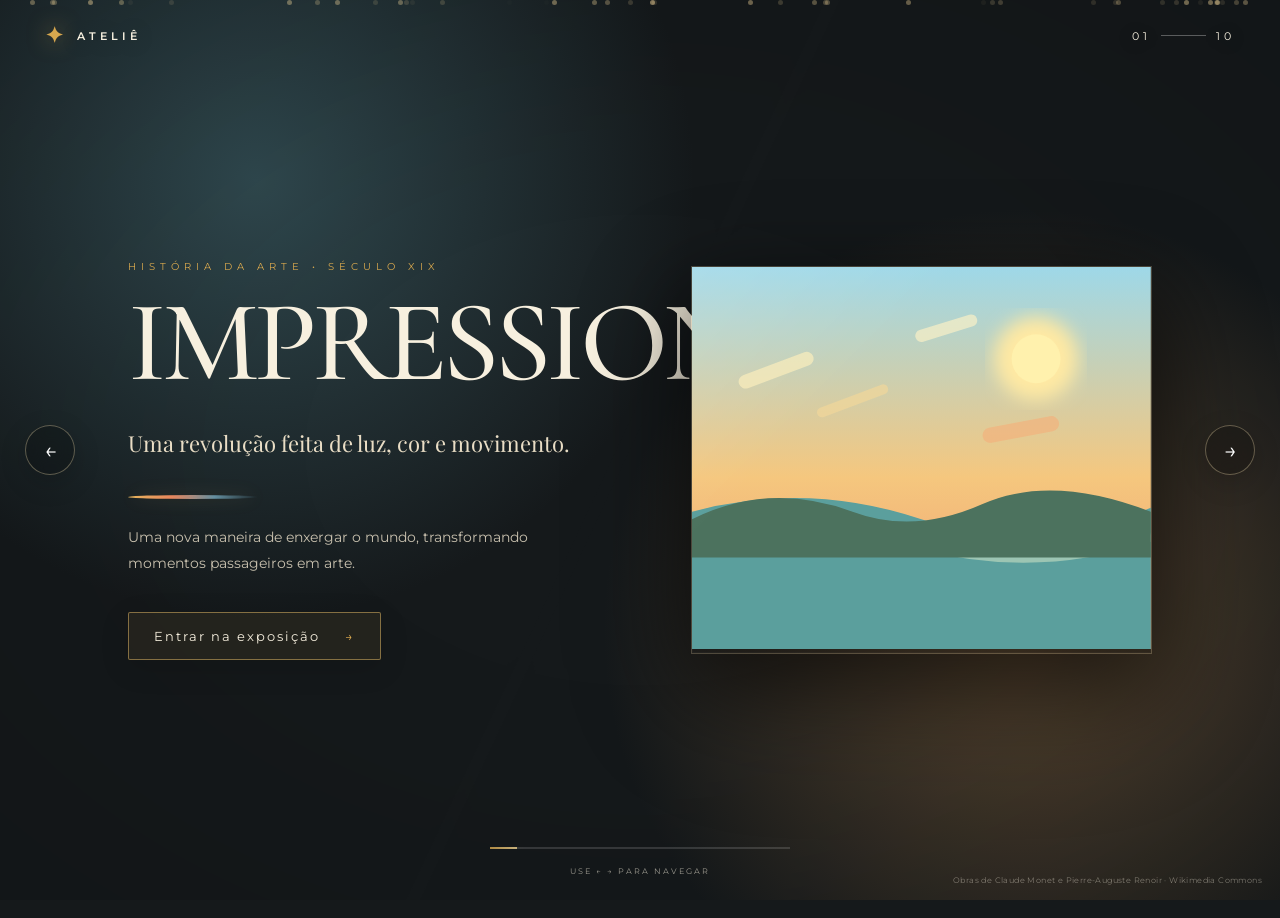
<file: index.html>
<!DOCTYPE html>
<html lang="pt-BR">
<head>
    <meta charset="UTF-8">
    <meta name="viewport" content="width=device-width, initial-scale=1.0, viewport-fit=cover">
    <meta name="theme-color" content="#15191b">
    <meta name="description" content="Uma exposição interativa sobre o Impressionismo, suas cores, artistas e legado.">

    <title>Impressionismo — Uma Revolução em Cores</title>

    <style>
* {
    box-sizing: border-box;
    margin: 0;
    padding: 0;
}

:root {
    --cream: #f7f0df;
    --gold: #d8a84e;
    --blue: #537f91;
    --dark: #15191b;
    --paper: #eee4cf;
}

html,
body {
    width: 100%;
    height: 100%;
    overflow: hidden;
}

body {
    background:
        radial-gradient(circle at 20% 20%, #30494f 0%, transparent 35%),
        radial-gradient(circle at 80% 70%, #5a4731 0%, transparent 35%),
        #15191b;

    color: var(--cream);

    font-family: "Montserrat", sans-serif;
}


/* =====================================
   PARTÍCULAS
===================================== */

#particles {
    position: fixed;
    inset: 0;
    pointer-events: none;
    z-index: 1;
    overflow: hidden;
}

.particle {
    position: absolute;
    width: 5px;
    height: 5px;
    border-radius: 50%;
    background: rgba(255, 224, 160, .5);
    animation: particleFloat linear infinite;
}

@keyframes particleFloat {

    0% {
        transform: translateY(100vh) translateX(0);
        opacity: 0;
    }

    20% {
        opacity: .7;
    }

    80% {
        opacity: .5;
    }

    100% {
        transform: translateY(-10vh) translateX(80px);
        opacity: 0;
    }
}


/* =====================================
   TOPO
===================================== */

.topbar {
    position: fixed;
    top: 0;
    left: 0;
    width: 100%;

    padding: 28px 45px;

    display: flex;
    justify-content: space-between;
    align-items: center;

    z-index: 100;

    font-size: 11px;
    letter-spacing: 4px;
}

.brand {
    display: flex;
    gap: 10px;
    align-items: center;

    font-weight: 600;
}

.brand-mark {
    color: var(--gold);
    font-size: 22px;
}

.counter {
    display: flex;
    align-items: center;
    gap: 10px;
}

.counter .line {
    width: 45px;
    height: 1px;
    background: rgba(255,255,255,.3);
}


/* =====================================
   CENAS
===================================== */

.scene {
    position: absolute;

    inset: 0;

    padding: 100px 10% 80px;

    display: flex;
    align-items: center;
    justify-content: space-between;

    opacity: 0;
    pointer-events: none;

    transform: scale(1.04);

    transition:
        opacity 1s ease,
        transform 1.2s cubic-bezier(.2,.8,.2,1);

    z-index: 2;
}

.scene.active {
    opacity: 1;
    pointer-events: auto;
    transform: scale(1);
}

.scene-content {
    width: 48%;
    max-width: 650px;

    animation: contentEnter 1s .2s both;
}

.scene-content.center {
    text-align: center;
    width: 100%;
    max-width: 800px;
    margin: auto;
}

@keyframes contentEnter {

    from {
        opacity: 0;
        transform: translateY(30px);
    }

    to {
        opacity: 1;
        transform: translateY(0);
    }
}


/* =====================================
   TIPOGRAFIA
===================================== */

.eyebrow {
    font-size: 10px;
    letter-spacing: 5px;
    color: var(--gold);
    margin-bottom: 25px;
}

h1,
h2 {
    font-family: "Cormorant Garamond", serif;
    font-weight: 500;
}

h1 {
    font-size: clamp(60px, 9vw, 150px);
    line-height: .78;
    letter-spacing: -5px;
}

h1 span {
    color: #e7b65c;
}

h2 {
    font-size: clamp(55px, 6vw, 100px);
    line-height: .85;
    margin-bottom: 30px;
}

h2 em {
    color: #e5b762;
    font-style: italic;
}

.subtitle {
    margin-top: 35px;

    font-family: "Playfair Display", serif;
    font-size: 22px;

    color: #e9ddc5;
}

.big-text {
    font-family: "Playfair Display", serif;
    font-size: 27px;
    margin-bottom: 25px;
    color: #eadcbf;
}

p {
    line-height: 1.9;
    color: #c8c0ae;
    max-width: 600px;
}

.intro {
    margin-top: 25px;
    max-width: 450px;
    font-size: 14px;
}


/* =====================================
   LINHAS
===================================== */

.paint-line {
    width: 130px;
    height: 4px;

    margin-top: 30px;

    background:
        linear-gradient(
            90deg,
            #e6b65d,
            #e9875d,
            #648fa0,
            transparent
        );

    border-radius: 100%;
}


/* =====================================
   BOTÕES
===================================== */

button {
    font-family: inherit;
    cursor: pointer;
}

.start-btn,
.restart-btn {
    margin-top: 35px;

    padding: 15px 25px;

    border: 1px solid rgba(232,190,104,.5);

    background: rgba(216,168,78,.08);

    color: var(--cream);

    letter-spacing: 2px;

    transition: .3s;
}

.start-btn span {
    margin-left: 20px;
    color: var(--gold);
}

.start-btn:hover,
.restart-btn:hover {
    background: var(--gold);
    color: #191919;
    transform: translateY(-3px);
}


/* =====================================
   HERO
===================================== */

.hero-painting {
    width: 45%;
    max-width: 600px;

    filter:
        drop-shadow(0 30px 50px rgba(0,0,0,.4));

    animation: paintingFloat 6s ease-in-out infinite;
}

.hero-painting svg {
    width: 100%;
}

@keyframes paintingFloat {

    0%,100% {
        transform: translateY(0) rotate(0deg);
    }

    50% {
        transform: translateY(-15px) rotate(1deg);
    }
}


/* =====================================
   QUOTE
===================================== */

.quote {
    margin-top: 40px;

    padding: 25px;

    border-left: 2px solid var(--gold);

    font-family: "Playfair Display", serif;
    font-style: italic;

    color: #ddd0b3;
}

.quote span {
    font-size: 40px;
    color: var(--gold);
}


/* =====================================
   CENA 2
===================================== */

.art-card {
    width: 45%;
    height: 55vh;

    position: relative;

    overflow: hidden;

    border-radius: 5px;

    box-shadow:
        0 30px 80px rgba(0,0,0,.5);

    background:
        linear-gradient(
            #91c8d1,
            #f2b775 55%,
            #5d8c7a 56%
        );
}

.art-card .sun {
    position: absolute;

    width: 130px;
    height: 130px;

    border-radius: 50%;

    background: #fff1a7;

    top: 15%;
    right: 20%;

    box-shadow:
        0 0 70px #fff0a1;

    animation: sunPulse 4s infinite alternate;
}

@keyframes sunPulse {

    from {
        box-shadow: 0 0 30px #fff0a1;
    }

    to {
        box-shadow: 0 0 100px #fff0a1;
    }
}

.horizon {
    position: absolute;
    bottom: 30%;
    width: 100%;
    height: 25%;

    background:
        repeating-linear-gradient(
            170deg,
            #426c62 0 20px,
            #527c68 20px 40px,
            #355b55 40px 60px
        );
}

.water {
    position: absolute;
    bottom: 0;
    width: 100%;
    height: 30%;
    background: #477f82;
}

.water i {
    position: absolute;
    width: 30%;
    height: 4px;
    background: #c7d8ba;
    border-radius: 100%;
    opacity: .6;

    animation: waterMove 4s infinite alternate;
}

.water i:nth-child(1) { top: 20%; left: 10%; }
.water i:nth-child(2) { top: 40%; left: 40%; }
.water i:nth-child(3) { top: 60%; left: 20%; }
.water i:nth-child(4) { top: 70%; left: 55%; }
.water i:nth-child(5) { top: 30%; left: 70%; }

@keyframes waterMove {

    to {
        transform: translateX(30px);
        opacity: .9;
    }
}


/* =====================================
   LUZ
===================================== */

.light-art {
    width: 45%;
    height: 60vh;

    position: relative;
    overflow: hidden;

    background:
        linear-gradient(
            #74a9b3,
            #f1c178 50%,
            #587c55 51%
        );

    border-radius: 4px;
}

.glow {
    position: absolute;

    width: 180px;
    height: 180px;

    border-radius: 50%;

    background: #fff0aa;

    top: 15%;
    left: 50%;

    filter: blur(5px);

    box-shadow:
        0 0 120px #fff0a5;

    animation: glow 5s infinite alternate;
}

@keyframes glow {

    to {
        transform: scale(1.25);
        opacity: .7;
    }
}

.tree {
    position: absolute;

    bottom: 28%;

    background: #335b45;

    border-radius: 50% 50% 20% 20%;
}

.tree1 {
    width: 130px;
    height: 230px;
    left: 10%;
}

.tree2 {
    width: 180px;
    height: 280px;
    right: 15%;
}

.tree3 {
    width: 100px;
    height: 180px;
    left: 45%;
}

.field {
    position: absolute;

    bottom: 0;

    width: 100%;
    height: 30%;

    background:
        repeating-linear-gradient(
            165deg,
            #71935b 0 20px,
            #91a962 20px 40px,
            #66864f 40px 60px
        );
}


/* =====================================
   CORES
===================================== */

.color-explosion {
    position: absolute;

    left: 50%;
    top: 52%;

    transform: translate(-50%,-50%);

    width: 600px;
    height: 400px;
}

.blob {
    position: absolute;

    width: 90px;
    height: 90px;

    border-radius: 50%;

    filter: blur(1px);

    animation: blobFloat 5s infinite ease-in-out;
}

.b1 { background:#ef6b62; left:20%; top:20%; }
.b2 { background:#e9c84a; left:45%; top:10%; }
.b3 { background:#5ca8d1; left:65%; top:25%; }
.b4 { background:#e78d56; left:30%; top:50%; }
.b5 { background:#7eb56a; left:55%; top:55%; }
.b6 { background:#d66b9b; left:75%; top:55%; }
.b7 { background:#e9a948; left:10%; top:60%; }
.b8 { background:#4e91b8; left:45%; top:75%; }
.b9 { background:#d75f4f; left:65%; top:75%; }
.b10 { background:#f0d36b; left:80%; top:15%; }

@keyframes blobFloat {

    0%,100% {
        transform: translate(0,0) scale(1);
    }

    50% {
        transform: translate(
            calc((var(--random, 1)) * 15px),
            -20px
        ) scale(1.1);
    }
}

.color-label {
    position: absolute;

    bottom: 12%;
    left: 50%;

    transform: translateX(-50%);

    text-align: center;

    font-size: 11px;
    letter-spacing: 4px;

    color: #d7cbb1;
}


/* =====================================
   MONET
===================================== */

.monet-art {
    width: 45%;
    height: 60vh;

    position: relative;

    overflow: hidden;

    background:
        linear-gradient(
            #7cb5bd 0 35%,
            #487d77 36% 100%
        );

    box-shadow: 0 30px 80px rgba(0,0,0,.4);
}

.bridge {
    position: absolute;

    top: 25%;
    left: 10%;

    width: 80%;
    height: 30px;

    background: #8a6951;

    transform: rotate(-3deg);

    border-radius: 50%;
}

.bridge::after {
    content:"";

    position:absolute;

    width:100%;
    height:100px;

    border-bottom:15px solid #745844;

    border-radius:50%;
}

.water-lily {
    position: absolute;

    width: 60px;
    height: 25px;

    border-radius: 50%;

    background: #cfb95f;

    animation: lilyFloat 5s infinite alternate;
}

.lily1 { left:20%; top:70%; }
.lily2 { left:45%; top:60%; }
.lily3 { left:65%; top:75%; }
.lily4 { left:80%; top:50%; }

.water-lily::before,
.water-lily::after {
    content:"";

    position:absolute;

    width:30px;
    height:30px;

    background:#d48e9f;

    border-radius:50%;
}

.water-lily::before {
    left:10px;
    top:-18px;
}

.water-lily::after {
    left:22px;
    top:-12px;
}

.reflection {
    position:absolute;

    bottom:0;
    left:15%;

    width:70%;
    height:30%;

    background:
        repeating-linear-gradient(
            0deg,
            rgba(255,220,130,.5) 0 4px,
            transparent 4px 12px
        );

    animation: reflectionMove 3s infinite alternate;
}

@keyframes reflectionMove {
    to {
        transform: translateX(30px);
    }
}

.artist-signature {
    margin-top: 35px;

    font-family: "Cormorant Garamond", serif;

    font-size: 42px;

    font-style: italic;

    color: #dfb96c;
}


/* =====================================
   RENOIR
===================================== */

.renoir-art {
    width: 45%;
    height: 60vh;

    position: relative;

    overflow: hidden;

    background:
        radial-gradient(
            circle at 20% 20%,
            #f8d58e,
            transparent 20%
        ),
        linear-gradient(
            120deg,
            #8b6274,
            #d49a78,
            #6b8191
        );
}

.light-orb {
    position: absolute;

    width: 35px;
    height: 35px;

    border-radius: 50%;

    background: #ffe7a2;

    box-shadow: 0 0 25px #ffe2a0;

    animation: orb 4s infinite alternate;
}

.orb1 { left:15%; top:15%; }
.orb2 { left:75%; top:25%; }
.orb3 { left:40%; top:35%; }
.orb4 { left:65%; top:70%; }

@keyframes orb {

    to {
        transform: translateY(20px);
        opacity: .5;
    }
}

.person {
    position: absolute;

    bottom: 0;

    width: 130px;
    height: 300px;

    border-radius: 60px 60px 10px 10px;

    background: #554b65;
}

.person::before {
    content:"";

    position:absolute;

    width:70px;
    height:70px;

    background:#d9a07b;

    border-radius:50%;

    left:30px;
    top:-55px;
}

.person1 {
    left:10%;
    transform:rotate(-5deg);
}

.person2 {
    left:40%;
    background:#8d5362;
    transform:scale(1.2);
}

.person3 {
    right:8%;
    background:#486879;
    transform:rotate(6deg);
}


/* =====================================
   DEGAS
===================================== */

.dance-stage {
    position: absolute;

    right: 8%;
    width: 45%;
    height: 60vh;

    background:
        linear-gradient(
            90deg,
            #74435b,
            #d19c83,
            #74435b
        );

    overflow: hidden;
}

.curtain {
    position:absolute;

    top:0;

    width:15%;
    height:100%;

    background:
        repeating-linear-gradient(
            90deg,
            #4d203a,
            #813f5c 15px,
            #4b1f39 30px
        );

    z-index:3;
}

.curtain.left { left:0; }
.curtain.right { right:0; }

.stage-floor {
    position:absolute;

    bottom:0;

    width:100%;
    height:25%;

    background:#a87961;

    transform:perspective(300px) rotateX(35deg);
}

.dancer {
    position:absolute;

    left:50%;
    bottom:20%;

    width:120px;
    height:300px;

    transform:translateX(-50%);

    animation:dance 4s infinite ease-in-out;
}

@keyframes dance {

    0%,100% {
        transform:translateX(-50%) rotate(-3deg);
    }

    50% {
        transform:translateX(-50%) rotate(5deg) translateY(-10px);
    }
}

.head {
    width:55px;
    height:55px;

    border-radius:50%;

    background:#d89d7b;

    margin:auto;
}

.body {
    width:90px;
    height:130px;

    background:#e7d8c3;

    margin:5px auto;

    border-radius:50% 50% 20% 20%;
}

.leg {
    position:absolute;

    width:18px;
    height:130px;

    background:#d5a878;

    bottom:0;

    transform-origin:top;
}

.leg1 {
    left:45px;
    transform:rotate(25deg);
}

.leg2 {
    right:45px;
    transform:rotate(-40deg);
}

.arm {
    position:absolute;

    width:15px;
    height:110px;

    background:#d89d7b;

    top:70px;

    transform-origin:top;
}

.arm1 {
    left:12px;
    transform:rotate(65deg);
}

.arm2 {
    right:12px;
    transform:rotate(-65deg);
}


/* =====================================
   PARIS
===================================== */

.paris {
    position: absolute;

    inset:0;

    background:
        linear-gradient(
            #172c3a,
            #61485d 65%,
            #1d2224 66%
        );

    overflow:hidden;
}

.moon {
    position:absolute;

    width:100px;
    height:100px;

    border-radius:50%;

    background:#f2dda4;

    top:17%;
    right:20%;

    box-shadow:0 0 60px #f2dda4;
}

.building {
    position:absolute;

    bottom:30%;

    background:#352e35;
}

.bld1 {
    left:5%;
    width:20%;
    height:35%;
}

.bld2 {
    left:28%;
    width:18%;
    height:48%;
}

.bld3 {
    left:50%;
    width:20%;
    height:38%;
}

.bld4 {
    right:5%;
    width:18%;
    height:52%;
}

.building::after {
    content:"";

    position:absolute;

    inset:10%;

    background:
        repeating-linear-gradient(
            90deg,
            #e2bd6b 0 8px,
            transparent 8px 25px
        );
}


/* Torre Eiffel estilizada */

.eiffel {
    position:absolute;

    left:50%;
    bottom:29%;

    width:100px;
    height:270px;

    transform:translateX(-50%);
}

.tower {
    position:absolute;

    bottom:0;
    left:50%;

    width:5px;
    height:100%;

    background:#1b1c1d;

    transform:translateX(-50%);
}

.tower::before,
.tower::after {
    content:"";

    position:absolute;

    bottom:0;

    width:6px;
    height:100%;

    background:#252526;
}

.tower::before {
    transform:rotate(12deg);
}

.tower::after {
    transform:rotate(-12deg);
}

.tower-light {
    position:absolute;

    top:35%;

    left:50%;

    width:40px;
    height:4px;

    background:#29292a;

    transform:translateX(-50%);
}


/* =====================================
   LEGADO
===================================== */

.legacy {
    position:absolute;

    right:10%;

    width:45%;
    height:65%;

    display:flex;
    align-items:center;
    justify-content:center;
}

.ring {
    position:absolute;

    border-radius:50%;

    display:flex;
    align-items:center;
    justify-content:center;

    font-family:"Cormorant Garamond",serif;

    font-size:30px;

    letter-spacing:4px;

    animation:ringRotate 12s linear infinite;
}

.ring1 {
    width:330px;
    height:330px;

    border:1px solid #e1b866;

    color:#e1b866;
}

.ring2 {
    width:230px;
    height:230px;

    border:1px solid #6fa0a8;

    color:#8bb5ba;

    animation-direction:reverse;
}

.ring3 {
    width:130px;
    height:130px;

    border:1px solid #d88969;

    color:#dc9a78;
}

@keyframes ringRotate {

    to {
        transform:rotate(360deg);
    }
}


/* =====================================
   FINAL
===================================== */

.final-art {
    position:absolute;

    inset:0;

    background:
        linear-gradient(
            #8bb7bd 0%,
            #efb979 48%,
            #557f69 49%,
            #385b59 100%
        );
}

.final-sun {
    position:absolute;

    width:180px;
    height:180px;

    border-radius:50%;

    background:#ffe8a3;

    left:50%;
    top:25%;

    transform:translate(-50%,-50%);

    box-shadow:
        0 0 120px #ffe8a3;

    animation:finalSun 5s infinite alternate;
}

@keyframes finalSun {

    to {
        transform:translate(-50%,-50%) scale(1.15);
    }
}

.final-hills {
    position:absolute;

    bottom:35%;

    width:100%;
    height:25%;

    background:
        linear-gradient(
            160deg,
            transparent 25%,
            #456a56 26% 55%,
            transparent 56%
        );
}

.final-water {
    position:absolute;

    bottom:0;

    width:100%;
    height:40%;

    background:#426f73;
}

.final-reflection {
    position:absolute;

    bottom:5%;
    left:35%;

    width:30%;
    height:35%;

    background:
        repeating-linear-gradient(
            0deg,
            rgba(255,226,150,.5) 0 6px,
            transparent 6px 16px
        );

    animation:reflection 3s infinite alternate;
}

@keyframes reflection {

    to {
        transform:scaleX(1.2);
    }
}

.final-text {
    position:absolute;

    z-index:10;

    width:100%;

    text-align:center;

    top:50%;

    transform:translateY(-50%);
}

.final-text h2 {
    font-size:clamp(60px,8vw,120px);

    text-shadow:
        0 5px 30px rgba(0,0,0,.4);
}

.final-text p {
    margin:auto;
    margin-top:25px;

    letter-spacing:8px;

    color:white;
}


/* =====================================
   NAVEGAÇÃO
===================================== */

.nav {
    position:fixed;

    z-index:200;

    top:50%;

    transform:translateY(-50%);

    width:50px;
    height:50px;

    border-radius:50%;

    border:1px solid rgba(255,255,255,.2);

    background:rgba(0,0,0,.2);

    backdrop-filter:blur(10px);

    color:white;

    font-size:22px;

    transition:.3s;
}

.nav:hover {
    background:var(--gold);
    color:#191919;

    transform:
        translateY(-50%)
        scale(1.1);
}

.nav.prev {
    left:25px;
}

.nav.next {
    right:25px;
}


/* =====================================
   RESPONSIVO
===================================== */

@media (max-width: 800px) {

    .scene {
        padding: 90px 45px 70px;

        flex-direction: column;
        justify-content: center;

        gap: 30px;

        overflow-y: auto;
    }

    .scene-content {
        width: 100%;
        text-align: center;
    }

    .scene-content p {
        margin-left: auto;
        margin-right: auto;
    }

    .hero-painting,
    .art-card,
    .light-art,
    .monet-art,
    .renoir-art,
    .dance-stage {
        position: relative;

        width: 85%;
        height: 35vh;

        right: auto;
    }

    h1 {
        font-size: 60px;
    }

    h2 {
        font-size: 52px;
    }

    .legacy {
        position: relative;

        right: auto;

        width: 100%;
        height: 300px;
    }

    .ring1 {
        width: 250px;
        height: 250px;
    }

    .ring2 {
        width: 175px;
        height: 175px;
    }

    .ring3 {
        width: 100px;
        height: 100px;
    }

    .topbar {
        padding: 20px;
    }

    .nav.prev {
        left: 10px;
    }

    .nav.next {
        right: 10px;
    }

    .bottom-info {
        width: 65%;
        bottom: 15px;
    }

    .color-explosion {
        width: 90vw;
        height: 350px;
    }

    .final-text h2 {
        font-size: 55px;
    }

    .final-text p {
        font-size: 10px;
    }
}


/* =====================================
   TELAS MUITO PEQUENAS
===================================== */

@media (max-width: 500px) {

    .topbar {
        padding: 15px;
    }

    .brand {
        font-size: 9px;
        letter-spacing: 2px;
    }

    .counter {
        font-size: 9px;
    }

    .scene {
        padding-left: 35px;
        padding-right: 35px;
    }

    h1 {
        font-size: 48px;
        letter-spacing: -2px;
    }

    h2 {
        font-size: 43px;
    }

    .subtitle {
        font-size: 17px;
    }

    .big-text {
        font-size: 21px;
    }

    .scene-content p {
        font-size: 12px;
        line-height: 1.7;
    }

    .hero-painting,
    .art-card,
    .light-art,
    .monet-art,
    .renoir-art,
    .dance-stage {
        width: 100%;
        height: 30vh;
    }

    .nav {
        width: 40px;
        height: 40px;
        font-size: 18px;
    }

    .nav.prev {
        left: 5px;
    }

    .nav.next {
        right: 5px;
    }

    .bottom-info {
        width: 55%;
    }

    .bottom-info span {
        font-size: 6px;
    }

    .ring1 {
        width: 220px;
        height: 220px;
    }

    .ring2 {
        width: 155px;
        height: 155px;
    }

    .ring3 {
        width: 90px;
        height: 90px;
    }

    .final-text h2 {
        font-size: 45px;
    }

    .final-text .eyebrow {
        font-size: 8px;
        letter-spacing: 3px;
    }
}


/* =====================================
   ACESSIBILIDADE
===================================== */

@media (prefers-reduced-motion: reduce) {

    *,
    *::before,
    *::after {
        animation-duration: 0.01ms !important;
        animation-iteration-count: 1 !important;
        transition-duration: 0.01ms !important;
    }
}


/* =====================================
   SELEÇÃO DE TEXTO
===================================== */

::selection {
    background: #d8a84e;
    color: #15191b;
}


/* =====================================
   BARRA DE ROLAGEM
===================================== */

::-webkit-scrollbar {
    width: 5px;
}

::-webkit-scrollbar-track {
    background: #15191b;
}

::-webkit-scrollbar-thumb {
    background: #b98b43;
    border-radius: 10px;
}

::-webkit-scrollbar-thumb:hover {
    background: #e1b866;
    }

/* =====================================
   POLIMENTO CINEMATOGRÁFICO + OBRAS REAIS
   ===================================== */

:root {
    --gold-soft: rgba(216, 168, 78, .28);
    --ease-cinema: cubic-bezier(.2, .75, .25, 1);
}

body {
    isolation: isolate;
    background-attachment: fixed;
}

body::before {
    content: "";
    position: fixed;
    inset: 0;
    z-index: 0;
    pointer-events: none;
    opacity: .25;
    background:
        linear-gradient(115deg, transparent 0 48%, rgba(255,255,255,.025) 49%, transparent 50%),
        radial-gradient(ellipse at center, transparent 35%, rgba(0,0,0,.45) 100%);
}

.topbar {
    padding-top: max(22px, env(safe-area-inset-top));
    text-shadow: 0 2px 18px rgba(0,0,0,.4);
}

.brand-mark {
    text-shadow: 0 0 22px rgba(216,168,78,.65);
    animation: brandTwinkle 4s ease-in-out infinite;
}

@keyframes brandTwinkle {
    0%, 100% { opacity: .8; transform: rotate(0deg) scale(1); }
    50% { opacity: 1; transform: rotate(12deg) scale(1.12); }
}

.scene {
    will-change: opacity, transform;
    backface-visibility: hidden;
}

.scene.active {
    animation: sceneReveal 1.15s var(--ease-cinema) both;
}

@keyframes sceneReveal {
    from { filter: saturate(.75) brightness(.82); }
    to { filter: saturate(1) brightness(1); }
}

.scene-content > * {
    animation: cinematicText .85s var(--ease-cinema) both;
}

.scene-content > *:nth-child(2) { animation-delay: .08s; }
.scene-content > *:nth-child(3) { animation-delay: .16s; }
.scene-content > *:nth-child(4) { animation-delay: .24s; }
.scene-content > *:nth-child(5) { animation-delay: .32s; }

@keyframes cinematicText {
    from { opacity: 0; transform: translateY(18px); filter: blur(4px); }
    to { opacity: 1; transform: translateY(0); filter: blur(0); }
}

.hero-painting,
.art-card,
.light-art,
.monet-art,
.renoir-art,
.dance-stage,
.legacy {
    border: 1px solid rgba(255, 232, 183, .22);
    box-shadow: 0 24px 80px rgba(0,0,0,.38), 0 0 0 1px rgba(255,255,255,.025) inset;
    transform-style: preserve-3d;
}

.hero-painting::after,
.art-card::after,
.light-art::after,
.monet-art::after,
.renoir-art::after,
.dance-stage::after {
    content: "";
    position: absolute;
    inset: 0;
    pointer-events: none;
    z-index: 5;
    background: linear-gradient(135deg, rgba(255,255,255,.12), transparent 32%, transparent 68%, rgba(0,0,0,.16));
    mix-blend-mode: screen;
}

.art-card,
.monet-art,
.renoir-art,
.dance-stage {
    background-size: cover;
    background-position: center;
    isolation: isolate;
}

.art-card.impression-card {
    background:
        linear-gradient(0deg, rgba(16,24,25,.25), rgba(16,24,25,.03)),
        url("https://commons.wikimedia.org/wiki/Special:FilePath/Claude_Monet%2C_Impression%2C_soleil_levant.jpg?width=1200") center / cover,
        linear-gradient(#91c8d1, #f2b775 55%, #5d8c7a 56%);
}

.art-card .sun,
.art-card .horizon,
.art-card .water {
    opacity: .18;
    mix-blend-mode: screen;
}

.monet-art {
    background-image:
        linear-gradient(0deg, rgba(15,25,28,.16), rgba(15,25,28,.02)),
        url("https://commons.wikimedia.org/wiki/Special:FilePath/Monet%20Water%20Lilies%201916.jpg?width=1000");
    background-position: center;
}

.monet-art .water-lily,
.monet-art .bridge,
.monet-art .reflection {
    opacity: .28;
    mix-blend-mode: screen;
}

.renoir-art {
    background-image:
        linear-gradient(0deg, rgba(20,14,22,.25), rgba(20,14,22,.05)),
        url("https://commons.wikimedia.org/wiki/Special:FilePath/Bal%20du%20moulin%20de%20la%20Galette%20%28Pierre-Auguste%20Renoir%29-WUS-07495.jpg?width=1200");
    background-position: center;
}

.renoir-art .person,
.renoir-art .light-orb {
    opacity: .22;
    mix-blend-mode: screen;
}

.dance-stage {
    background-image:
        linear-gradient(0deg, rgba(25,10,20,.25), rgba(25,10,20,.08)),
        url("https://commons.wikimedia.org/wiki/Special:FilePath/Bal%20du%20moulin%20de%20la%20Galette%20%28Pierre-Auguste%20Renoir%29-WUS-07495.jpg?width=1200");
}

.dance-stage .curtain,
.dance-stage .dancer,
.dance-stage .stage-floor {
    opacity: .25;
}

.art-card::before,
.monet-art::before,
.renoir-art::before,
.dance-stage::before {
    content: "";
    position: absolute;
    inset: 0;
    z-index: 1;
    pointer-events: none;
    background: linear-gradient(180deg, rgba(12,15,17,.02), rgba(12,15,17,.08) 55%, rgba(12,15,17,.35));
    transition: opacity .7s ease;
}

.art-card:hover,
.monet-art:hover,
.renoir-art:hover,
.dance-stage:hover,
.hero-painting:hover {
    filter: saturate(1.12) contrast(1.03);
}

.paint-line {
    box-shadow: 0 0 18px rgba(230,182,93,.2);
    animation: lineShimmer 5s ease-in-out infinite;
}

@keyframes lineShimmer {
    0%, 100% { filter: brightness(.9); transform: scaleX(1); transform-origin: left; }
    50% { filter: brightness(1.3); transform: scaleX(1.04); transform-origin: left; }
}

.quote {
    background: linear-gradient(100deg, rgba(216,168,78,.07), transparent);
    border-radius: 0 8px 8px 0;
    backdrop-filter: blur(4px);
}

.start-btn,
.restart-btn {
    border-radius: 2px;
    box-shadow: 0 8px 30px rgba(0,0,0,.12);
    position: relative;
    overflow: hidden;
}

.start-btn::before,
.restart-btn::before {
    content: "";
    position: absolute;
    top: -40%;
    left: -70%;
    width: 45%;
    height: 180%;
    transform: rotate(25deg);
    background: linear-gradient(90deg, transparent, rgba(255,255,255,.16), transparent);
    transition: left .7s ease;
}

.start-btn:hover::before,
.restart-btn:hover::before {
    left: 130%;
}

.nav {
    display: grid;
    place-items: center;
    border-color: rgba(255,232,183,.32);
    box-shadow: 0 8px 28px rgba(0,0,0,.16);
    -webkit-tap-highlight-color: transparent;
}

.nav:focus-visible,
button:focus-visible {
    outline: 2px solid var(--gold);
    outline-offset: 4px;
}

.bottom-info {
    position: fixed;
    left: 50%;
    bottom: max(22px, env(safe-area-inset-bottom));
    transform: translateX(-50%);
    z-index: 120;
    width: min(300px, 45vw);
    text-align: center;
    pointer-events: none;
    opacity: .8;
}

.bottom-info .progress {
    width: 100%;
    height: 2px;
    background: rgba(255,255,255,.18);
    margin-bottom: 10px;
    overflow: hidden;
}

#progressBar {
    width: 10%;
    height: 100%;
    background: linear-gradient(90deg, #d8a84e, #f5d995);
    box-shadow: 0 0 12px rgba(216,168,78,.55);
    transition: width .75s var(--ease-cinema);
}

.bottom-info span {
    font-size: 8px;
    letter-spacing: 2px;
    color: rgba(247,240,223,.75);
}

::selection {
    background: #d8a84e;
    color: #15191b;
}

/* Evita que o efeito de movimento brigue com a animação de entrada. */
@media (hover: hover) and (pointer: fine) {
    .hero-painting,
    .art-card,
    .light-art,
    .monet-art,
    .renoir-art,
    .dance-stage,
    .legacy {
        transition: filter .5s ease, box-shadow .5s ease;
    }
}

/* Layout de apresentação vertical para celular. */
@media (max-width: 800px) {
    html, body {
        min-height: 100%;
        height: 100%;
        overflow: hidden;
    }

    .scene {
        padding: 82px 42px 86px;
        gap: 20px;
        justify-content: center;
        overflow-x: hidden;
        overflow-y: auto;
        scrollbar-width: thin;
    }

    .scene-content {
        width: 100%;
        max-width: 620px;
        flex: 0 0 auto;
    }

    .scene-content.center {
        width: 100%;
    }

    .hero-painting,
    .art-card,
    .light-art,
    .monet-art,
    .renoir-art,
    .dance-stage {
        width: min(100%, 520px);
        height: clamp(190px, 29vh, 310px);
        flex: 0 0 auto;
        margin: 0 auto;
    }

    .color-explosion {
        position: relative;
        left: auto;
        top: auto;
        transform: none;
        width: min(90vw, 500px);
        height: 230px;
        margin: -10px auto 0;
        flex: 0 0 auto;
    }

    .color-label {
        position: relative;
        bottom: auto;
        left: auto;
        transform: none;
        margin: 0 auto 6px;
        flex: 0 0 auto;
    }

    .paris {
        position: relative;
        inset: auto;
        width: 100%;
        min-height: 230px;
        flex: 0 0 auto;
        border: 1px solid rgba(255,232,183,.18);
    }

    .legacy {
        position: relative;
        right: auto;
        width: 100%;
        height: 250px;
        flex: 0 0 auto;
    }

    .final-text {
        padding: 0 38px;
    }

    .bottom-info {
        width: min(250px, 50vw);
        bottom: max(12px, env(safe-area-inset-bottom));
    }

    .bottom-info span {
        font-size: 7px;
        letter-spacing: 1.2px;
    }

    .nav {
        width: 42px;
        height: 42px;
        top: auto;
        bottom: max(42px, env(safe-area-inset-bottom));
        transform: none;
        background: rgba(10,12,13,.58);
    }

    .nav:hover {
        transform: scale(1.04);
    }

    .nav.prev { left: 10px; }
    .nav.next { right: 10px; }
}

@media (max-width: 500px) {
    .topbar {
        padding: max(13px, env(safe-area-inset-top)) 16px 12px;
        font-size: 8px;
        letter-spacing: 2px;
    }

    .counter .line { width: 24px; }

    .scene {
        padding: 70px 32px 104px;
        gap: 17px;
    }

    h1 {
        font-size: clamp(40px, 11vw, 54px);
        letter-spacing: -2px;
        line-height: .9;
        overflow-wrap: anywhere;
    }

    h2 {
        font-size: clamp(37px, 9vw, 49px);
        line-height: .95;
        margin-bottom: 17px;
    }

    .eyebrow {
        font-size: 8px;
        letter-spacing: 2.5px;
        margin-bottom: 14px;
    }

    .subtitle {
        margin-top: 20px;
        font-size: 16px;
        line-height: 1.4;
    }

    .intro,
    .scene-content p {
        font-size: 12px;
        line-height: 1.65;
    }

    .big-text { font-size: 19px; }
    .quote { margin-top: 18px; padding: 15px; font-size: 13px; }
    .quote span { font-size: 26px; }

    .hero-painting,
    .art-card,
    .light-art,
    .monet-art,
    .renoir-art,
    .dance-stage {
        height: clamp(165px, 25vh, 230px);
        width: 100%;
    }

    .start-btn,
    .restart-btn {
        margin-top: 20px;
        padding: 12px 16px;
        font-size: 10px;
        letter-spacing: 1.2px;
    }

    .artist-signature { font-size: 30px; margin-top: 18px; }

    .color-explosion {
        height: 190px;
    }

    .blob {
        width: 58px;
        height: 58px;
    }

    .ring1 { width: 210px; height: 210px; }
    .ring2 { width: 150px; height: 150px; }
    .ring3 { width: 90px; height: 90px; }

    .final-text h2 { font-size: clamp(38px, 10vw, 48px); }
    .final-text p { font-size: 9px; letter-spacing: 4px; }
}

@media (prefers-reduced-motion: reduce) {
    *, *::before, *::after {
        animation-duration: .01ms !important;
        animation-iteration-count: 1 !important;
        scroll-behavior: auto !important;
        transition-duration: .01ms !important;
    }
}

.art-credit {
    position: fixed;
    right: 18px;
    bottom: 14px;
    z-index: 121;
    max-width: 44vw;
    font-size: 8px;
    line-height: 1.4;
    letter-spacing: .4px;
    color: rgba(247,240,223,.42);
    text-align: right;
    pointer-events: none;
}
@media (max-width: 800px) {
    .art-credit { display: none; }
}


/* =====================================
   ATELIÊ INTERATIVO — ATIVIDADE PRÁTICA
===================================== */
.practice-scene { overflow-y: auto; align-items: flex-start; }
.practice-wrap { width: min(1000px, 100%); margin: 0 auto; padding: clamp(24px, 5vh, 54px) clamp(16px, 4vw, 48px) 100px; position: relative; z-index: 3; }
.practice-wrap h2 { font-family: var(--font-display, Georgia, serif); font-size: clamp(38px, 6vw, 70px); line-height: 1.02; margin: 12px 0; color: #fff5df; }
.practice-wrap h2 em { color: #f3bd63; }
.practice-intro { color: rgba(255,245,223,.75); max-width: 650px; line-height: 1.6; }
.practice-tabs { display: flex; gap: 10px; flex-wrap: wrap; margin: 24px 0 16px; }
.practice-tab, .paint-tools button, .quiz-footer button { border: 1px solid rgba(255,235,190,.25); background: rgba(255,255,255,.07); color: #fff4dd; border-radius: 999px; padding: 11px 17px; cursor: pointer; transition: .25s ease; }
.practice-tab.active, .practice-tab:hover, .paint-tools button:hover, .quiz-footer button:hover { background: #e8ad52; color: #20170d; border-color: #e8ad52; transform: translateY(-2px); }
.practice-panel { background: rgba(18,22,29,.83); border: 1px solid rgba(255,221,160,.2); border-radius: 22px; padding: clamp(17px, 3vw, 30px); box-shadow: 0 20px 70px rgba(0,0,0,.25); animation: practiceReveal .45s ease both; }
.practice-panel[hidden] { display: none; }
.practice-panel h3 { font-size: clamp(21px, 3vw, 30px); margin: 0 0 8px; color: #f4c878; }
.practice-panel p { color: rgba(255,245,223,.76); line-height: 1.55; }
.paint-tools { display: flex; gap: 12px; align-items: center; flex-wrap: wrap; margin: 16px 0; color: #fff4dd; font-size: 13px; }
.paint-tools input[type=color] { width: 42px; height: 38px; border: 0; background: transparent; cursor: pointer; }
.paint-tools input[type=range], #lightSlider { accent-color: #e8ad52; }
#paintCanvas { display: block; width: 100%; height: clamp(220px, 35vh, 350px); background: linear-gradient(#9bd1df 0%, #e7dfb2 58%, #79a98c 59%, #3d7968 100%); border-radius: 15px; border: 1px solid rgba(255,255,255,.22); touch-action: none; cursor: crosshair; box-shadow: inset 0 0 40px rgba(255,255,255,.12); }
.canvas-hint { font-size: 13px !important; }
.quiz-options { display: grid; gap: 10px; margin: 18px 0; }
.quiz-options button { padding: 14px 16px; text-align: left; border-radius: 13px; border: 1px solid rgba(255,255,255,.16); background: rgba(255,255,255,.055); color: #fff4dd; cursor: pointer; transition: .2s ease; }
.quiz-options button:hover:not(:disabled) { border-color: #f3bd63; transform: translateX(3px); }
.quiz-options button.correct { background: rgba(66,160,105,.25); border-color: #6bc58c; }
.quiz-options button.incorrect { background: rgba(210,88,68,.2); border-color: #e17a67; }
.quiz-options button:disabled { cursor: default; }
.quiz-feedback { min-height: 24px; }
.quiz-footer { display:flex; align-items:center; justify-content:space-between; gap:12px; flex-wrap:wrap; color:#f4c878; }
.light-demo { position:relative; overflow:hidden; height:clamp(180px,30vh,270px); border-radius:16px; background:linear-gradient(180deg,#a5d9ee,#f8d9a2 68%,#679d83 69%); transition:filter .35s, background .35s; margin:18px 0; }
.demo-sun { position:absolute; width:55px; height:55px; border-radius:50%; background:#fff0a6; top:22px; left:calc(12% + var(--sun-position, 50%)*.65); box-shadow:0 0 45px #fff0a6; }
.demo-hill { position:absolute; bottom:26%; width:75%; height:45%; border-radius:50% 50% 0 0; background:#5d9c78; }
.hill-one { left:-8%; transform:rotate(-7deg); }.hill-two { right:-15%; background:#397b73; transform:rotate(8deg); }
.demo-water { position:absolute; bottom:0; height:29%; width:100%; background:repeating-linear-gradient(0deg,rgba(255,255,255,.24) 0 2px,transparent 2px 13px),#4e9da8; }
.light-slider-label { display:flex; justify-content:space-between; color:#fff4dd; font-size:13px; margin-bottom:8px; }
#lightSlider { width:100%; }
.practice-complete { margin-top:18px; text-align:center; color:#f4c878; letter-spacing:.5px; font-size:13px; }
@keyframes practiceReveal { from { opacity:0; transform:translateY(12px); } to { opacity:1; transform:translateY(0); } }
@media(max-width:600px) { .practice-wrap { padding-top:28px; } .practice-tabs { gap:7px; } .practice-tab { padding:10px 12px; font-size:12px; } .paint-tools { gap:8px; } .paint-tools label { font-size:12px; } .quiz-footer { align-items:flex-start; } }

</style>

    <!-- Fontes -->
    <link rel="preconnect" href="https://fonts.googleapis.com">
    <link rel="preconnect" href="https://fonts.gstatic.com" crossorigin>
    <link href="https://fonts.googleapis.com/css2?family=Cormorant+Garamond:wght@400;500;600;700&family=Playfair+Display:wght@400;500;600;700&family=Montserrat:wght@300;400;500;600&display=swap" rel="stylesheet">
</head>

<body>

    <!-- Fundo artístico -->
    <div id="particles"></div>

    <!-- Barra superior -->
    <header class="topbar">

        <div class="brand">
            <span class="brand-mark">✦</span>
            <span>ATELIÊ</span>
        </div>

        <div class="counter">
            <span id="currentNumber" aria-live="polite">01</span>
            <span class="line"></span>
            <span>10</span>
        </div>

    </header>


    <!-- APRESENTAÇÃO -->
    <main id="presentation">

        <!-- CENA 1 -->
        <section class="scene active" data-index="0">

            <div class="scene-content cover">

                <div class="eyebrow">HISTÓRIA DA ARTE • SÉCULO XIX</div>

                <h1>
                    IMPRESSION<span>ISMO</span>
                </h1>

                <p class="subtitle">
                    Uma revolução feita de luz, cor e movimento.
                </p>

                <div class="paint-line"></div>

                <p class="intro">
                    Uma nova maneira de enxergar o mundo,
                    transformando momentos passageiros em arte.
                </p>

                <button type="button" class="start-btn next-btn" aria-label="Entrar na exposição">
                    Entrar na exposição
                    <span>→</span>
                </button>

            </div>

            <div class="hero-painting">

                <svg viewBox="0 0 600 500">

                    <defs>

                        <linearGradient id="sky" x1="0" y1="0" x2="0" y2="1">
                            <stop offset="0%" stop-color="#9ed8e8"/>
                            <stop offset="55%" stop-color="#f5c77e"/>
                            <stop offset="100%" stop-color="#ef9870"/>
                        </linearGradient>

                        <filter id="blur">
                            <feGaussianBlur stdDeviation="12"/>
                        </filter>

                    </defs>

                    <rect width="600" height="500" fill="url(#sky)"/>

                    <!-- Sol -->
                    <circle cx="450" cy="120" r="55"
                            fill="#ffe9a3"
                            filter="url(#blur)"/>

                    <circle cx="450" cy="120" r="32"
                            fill="#fff1ad"/>

                    <!-- Água -->
                    <path d="M0 320 Q150 280 300 330 T600 315 V500 H0Z"
                          fill="#5b9f9d"/>

                    <path d="M0 355 Q150 320 300 360 T600 350"
                          fill="none"
                          stroke="#c8e0c2"
                          stroke-width="18"
                          opacity=".6"/>

                    <!-- Ilhas -->
                    <path d="M0 330 Q100 280 210 320 Q290 350 380 310 Q470 270 600 320 V380 H0Z"
                          fill="#4c725e"/>

                    <!-- Pinceladas -->
                    <g opacity=".65">

                        <path d="M70 150 L150 120"
                              stroke="#fff0bb"
                              stroke-width="18"
                              stroke-linecap="round"/>

                        <path d="M170 190 L250 160"
                              stroke="#f4d89a"
                              stroke-width="13"
                              stroke-linecap="round"/>

                        <path d="M300 90 L365 70"
                              stroke="#fff3c7"
                              stroke-width="16"
                              stroke-linecap="round"/>

                        <path d="M390 220 L470 205"
                              stroke="#f4b17c"
                              stroke-width="20"
                              stroke-linecap="round"/>

                    </g>

                </svg>

            </div>

        </section>


        <!-- CENA 2 -->
        <section class="scene" data-index="1">

            <div class="scene-content">

                <div class="eyebrow">01 • O MOVIMENTO</div>

                <h2>
                    O que foi o
                    <em>Impressionismo?</em>
                </h2>

                <p class="big-text">
                    Uma nova forma de representar a realidade.
                </p>

                <p>
                    O Impressionismo surgiu na França durante a segunda
                    metade do século XIX. Os artistas passaram a abandonar
                    algumas regras tradicionais da pintura acadêmica e
                    buscaram registrar a sensação de um instante.
                </p>

                <div class="quote">
                    <span>“</span>
                    A pintura não precisava mostrar apenas aquilo que
                    existia. Ela poderia mostrar aquilo que se sentia.
                    <span>”</span>
                </div>

            </div>

            <div class="art-card impression-card">

                <div class="sun"></div>

                <div class="horizon"></div>

                <div class="water">

                    <i></i>
                    <i></i>
                    <i></i>
                    <i></i>
                    <i></i>

                </div>

            </div>

        </section>


        <!-- CENA 3 -->
        <section class="scene" data-index="2">

            <div class="scene-content">

                <div class="eyebrow">02 • LUZ</div>

                <h2>
                    Pintar a
                    <em>luz</em>
                </h2>

                <p class="big-text">
                    A luz transforma tudo ao seu redor.
                </p>

                <p>
                    Para os impressionistas, as cores mudavam de acordo
                    com a iluminação, o horário e o clima. Por isso,
                    eles frequentemente pintavam ao ar livre.
                </p>

                <div class="facts">

                    <div>
                        <strong>01</strong>
                        <span>Luz natural</span>
                    </div>

                    <div>
                        <strong>02</strong>
                        <span>Sombras coloridas</span>
                    </div>

                    <div>
                        <strong>03</strong>
                        <span>Instante</span>
                    </div>

                </div>

            </div>

            <div class="light-art">

                <div class="glow"></div>

                <div class="tree tree1"></div>
                <div class="tree tree2"></div>
                <div class="tree tree3"></div>

                <div class="field"></div>

            </div>

        </section>


        <!-- CENA 4 -->
        <section class="scene" data-index="3">

            <div class="scene-content center">

                <div class="eyebrow">03 • CORES</div>

                <h2>
                    Cores que
                    <em>dançam</em>
                </h2>

                <p>
                    Em vez de misturar todas as cores na paleta,
                    muitos impressionistas utilizavam pequenas
                    pinceladas de cores próximas.
                </p>

            </div>

            <div class="color-explosion">

                <span class="blob b1"></span>
                <span class="blob b2"></span>
                <span class="blob b3"></span>
                <span class="blob b4"></span>
                <span class="blob b5"></span>
                <span class="blob b6"></span>
                <span class="blob b7"></span>
                <span class="blob b8"></span>
                <span class="blob b9"></span>
                <span class="blob b10"></span>

            </div>

            <div class="color-label">
                AZUL + AMARELO + VERMELHO
                <br>
                <small>percepção • contraste • luminosidade</small>
            </div>

        </section>


        <!-- CENA 5 -->
        <section class="scene" data-index="4">

            <div class="scene-content">

                <div class="eyebrow">04 • CLAUDE MONET</div>

                <h2>
                    Claude
                    <em>Monet</em>
                </h2>

                <p class="big-text">
                    O pintor da luz e das impressões.
                </p>

                <p>
                    Monet foi um dos principais nomes do Impressionismo.
                    Suas pinturas exploraram paisagens, jardins, água,
                    céu e diferentes condições de luz.
                </p>

                <div class="artist-signature">
                    Claude Monet
                </div>

            </div>

            <div class="monet-art">

                <div class="water-lily lily1"></div>
                <div class="water-lily lily2"></div>
                <div class="water-lily lily3"></div>
                <div class="water-lily lily4"></div>

                <div class="bridge"></div>

                <div class="reflection"></div>

            </div>

        </section>


        <!-- CENA 6 -->
        <section class="scene" data-index="5">

            <div class="scene-content">

                <div class="eyebrow">05 • RENOIR</div>

                <h2>
                    Pierre-Auguste
                    <em>Renoir</em>
                </h2>

                <p>
                    Renoir ficou conhecido por suas cenas de pessoas,
                    festas, encontros e momentos cotidianos.
                </p>

                <p>
                    Suas pinturas são marcadas por cores luminosas,
                    pinceladas suaves e uma atmosfera alegre.
                </p>

            </div>

            <div class="renoir-art">

                <div class="light-orb orb1"></div>
                <div class="light-orb orb2"></div>
                <div class="light-orb orb3"></div>
                <div class="light-orb orb4"></div>

                <div class="person person1"></div>
                <div class="person person2"></div>
                <div class="person person3"></div>

            </div>

        </section>


        <!-- CENA 7 -->
        <section class="scene" data-index="6">

            <div class="scene-content center">

                <div class="eyebrow">06 • DEGAS</div>

                <h2>
                    Movimento,
                    <em>dança</em> e instante
                </h2>

                <p>
                    Edgar Degas explorou especialmente bailarinas,
                    ensaios e cenas do cotidiano.
                </p>

                <p>
                    Suas composições frequentemente parecem capturar
                    um momento que está acontecendo diante dos nossos olhos.
                </p>

            </div>

            <div class="dance-stage">

                <div class="curtain left"></div>
                <div class="curtain right"></div>

                <div class="dancer">

                    <div class="head"></div>
                    <div class="body"></div>
                    <div class="leg leg1"></div>
                    <div class="leg leg2"></div>
                    <div class="arm arm1"></div>
                    <div class="arm arm2"></div>

                </div>

                <div class="stage-floor"></div>

            </div>

        </section>


        <!-- CENA 8 -->
        <section class="scene" data-index="7">

            <div class="scene-content center">

                <div class="eyebrow">07 • PARIS</div>

                <h2>
                    Uma cidade em
                    <em>transformação</em>
                </h2>

                <p>
                    Paris tornou-se um dos grandes cenários do
                    Impressionismo.
                </p>

                <p>
                    Cafés, teatros, jardins, ruas e estações passaram
                    a fazer parte da arte.
                </p>

            </div>

            <div class="paris">

                <div class="moon"></div>

                <div class="building bld1"></div>
                <div class="building bld2"></div>
                <div class="building bld3"></div>
                <div class="building bld4"></div>

                <div class="eiffel">

                    <div class="tower"></div>
                    <div class="tower-light"></div>

                </div>

            </div>

        </section>


        <!-- CENA 9 -->
        <section class="scene" data-index="8">

            <div class="scene-content">

                <div class="eyebrow">08 • LEGADO</div>

                <h2>
                    Uma revolução que
                    <em>continua</em>
                </h2>

                <p class="big-text">
                    O Impressionismo mudou a história da arte.
                </p>

                <p>
                    A liberdade de pincelada, a observação da luz,
                    a pintura ao ar livre e o interesse pelo cotidiano
                    influenciaram inúmeros movimentos posteriores.
                </p>

            </div>

            <div class="legacy">

                <div class="ring ring1">LUZ</div>
                <div class="ring ring2">COR</div>
                <div class="ring ring3">VIDA</div>

            </div>

        </section>


        <!-- CENA 10 -->
        <section class="scene" data-index="9">

            <div class="final-art">

                <div class="final-sun"></div>

                <div class="final-hills"></div>

                <div class="final-water"></div>

                <div class="final-reflection"></div>

            </div>

            <div class="final-text">

                <div class="eyebrow">
                    FIM DA EXPOSIÇÃO
                </div>

                <h2>
                    O instante
                    <br>
                    <em>se tornou eterno.</em>
                </h2>

                <p>
                    IMPRESSIONISMO
                </p>

                <div class="paint-line"></div>

                <button type="button" class="restart-btn">
                    ↻ Rever exposição
                </button>

            </div>

        </section>



        <!-- CENA 11: ATELIÊ PRÁTICO -->
        <section class="scene practice-scene" data-index="10">
            <div class="practice-wrap">
                <div class="eyebrow">MISSÃO INTERATIVA · 03 ETAPAS</div>
                <h2>Ateliê <em>Impressionista</em></h2>
                <p class="practice-intro">Agora é sua vez: crie uma pintura com pinceladas de cor e teste o que aprendeu.</p>

                <div class="practice-tabs" role="group" aria-label="Escolha uma atividade">
                    <button type="button" class="practice-tab active" data-panel="paintPanel">🎨 Pintar</button>
                    <button type="button" class="practice-tab" data-panel="quizPanel">🧠 Quiz</button>
                    <button type="button" class="practice-tab" data-panel="lightPanel">☀️ Brincar com a luz</button>
                </div>

                <div class="practice-panel active" id="paintPanel">
                    <h3>1. Crie sua própria paisagem</h3>
                    <p>Escolha uma cor e arraste o dedo ou o mouse na tela. Use pinceladas curtas, como os impressionistas.</p>
                    <div class="paint-tools">
                        <label for="paintColor">Cor da tinta</label>
                        <input id="paintColor" type="color" value="#f5b642" aria-label="Escolher cor da tinta">
                        <label for="brushSize">Tamanho do pincel</label>
                        <input id="brushSize" type="range" min="3" max="28" value="12" aria-label="Tamanho do pincel">
                        <button type="button" id="clearCanvas">Limpar tela</button>
                    </div>
                    <canvas id="paintCanvas" aria-label="Área para desenhar sua pintura impressionista"></canvas>
                    <p class="canvas-hint">Dica: misture amarelo, azul, rosa e verde com pequenas pinceladas!</p>
                </div>

                <div class="practice-panel" id="quizPanel" hidden>
                    <h3>2. Desafio do Impressionismo</h3>
                    <p id="quizQuestion">Qual era um dos principais interesses dos impressionistas?</p>
                    <div class="quiz-options" id="quizOptions">
                        <button type="button" data-correct="true">A luz e os efeitos das cores</button>
                        <button type="button" data-correct="false">Desenhar tudo com linhas perfeitamente rígidas</button>
                        <button type="button" data-correct="false">Pintar apenas cenas da mitologia antiga</button>
                    </div>
                    <p id="quizFeedback" class="quiz-feedback" aria-live="polite">Escolha uma resposta para continuar.</p>
                    <div class="quiz-footer"><span id="quizScore">Pontuação: 0/3</span><button type="button" id="nextQuestion">Próxima pergunta →</button></div>
                </div>

                <div class="practice-panel" id="lightPanel" hidden>
                    <h3>3. Como a luz muda a paisagem?</h3>
                    <p>Mova o controle e observe a mesma paisagem mudar de clima e cor — uma ideia importante para Monet.</p>
                    <div class="light-demo" id="lightDemo">
                        <div class="demo-sun"></div><div class="demo-hill hill-one"></div><div class="demo-hill hill-two"></div><div class="demo-water"></div>
                    </div>
                    <label class="light-slider-label" for="lightSlider">Manhã fria <span>↔</span> Pôr do sol quente</label>
                    <input id="lightSlider" type="range" min="0" max="100" value="50">
                    <p id="lightCaption" class="canvas-hint">Luz equilibrada: repare como as cores se combinam.</p>
                </div>
                <div class="practice-complete">✨ Você acabou de entrar no papel de artista!</div>
            </div>
        </section>

    </main>


    <!-- NAVEGAÇÃO -->

    <button type="button" id="prev" class="nav prev" aria-label="Cena anterior">
        ←
    </button>

    <button type="button" id="next" class="nav next" aria-label="Próxima cena">
        →
    </button>


    <div class="bottom-info">

        <div class="progress">
            <div id="progressBar"></div>
        </div>

        <span>
            USE ← → PARA NAVEGAR
        </span>

    </div>



    <div class="art-credit" aria-label="Créditos das obras">
        Obras de Claude Monet e Pierre-Auguste Renoir · Wikimedia Commons
    </div>

    <script>
/* =====================================
   CONFIGURAÇÃO
===================================== */

const scenes = document.querySelectorAll(".scene");

const nextButton = document.getElementById("next");
const prevButton = document.getElementById("prev");

const currentNumber =
    document.getElementById("currentNumber");

const progressBar =
    document.getElementById("progressBar");

const restartButton =
    document.querySelector(".restart-btn");

const startButton = document.querySelector(".start-btn");

let currentScene = 0;

let isAnimating = false;


/* =====================================
   PARTÍCULAS
===================================== */

const particles =
    document.getElementById("particles");

for (let i = 0; i < 45; i++) {

    const particle =
        document.createElement("span");

    particle.className = "particle";

    particle.style.left =
        Math.random() * 100 + "%";

    particle.style.animationDuration =
        8 + Math.random() * 15 + "s";

    particle.style.animationDelay =
        Math.random() * 10 + "s";

    particle.style.opacity =
        Math.random();

    particles.appendChild(particle);
}


/* =====================================
   MOSTRAR CENA
===================================== */

function showScene(index) {

    if (isAnimating) return;

    isAnimating = true;

    if (index < 0)
        index = scenes.length - 1;

    if (index >= scenes.length)
        index = 0;

    currentScene = index;

    scenes.forEach(scene => {
        scene.querySelectorAll(".hero-painting, .art-card, .light-art, .monet-art, .renoir-art, .dance-stage, .legacy").forEach(art => {
            art.style.translate = "0 0";
        });
    });

    scenes.forEach((scene, i) => {

        scene.classList.toggle("active", i === currentScene);
        scene.setAttribute("aria-hidden", i === currentScene ? "false" : "true");

    });


    /* Número */

    if (currentNumber) currentNumber.textContent =
        String(currentScene + 1)
        .padStart(2, "0");


    /* Barra */

    const progress =
        ((currentScene + 1) / scenes.length) * 100;

    if (progressBar) progressBar.style.width = progress + "%";


    setTimeout(() => {

        isAnimating = false;

    }, 900);
}


/* =====================================
   PRÓXIMA
===================================== */

function nextScene() {

    showScene(currentScene + 1);

}


/* =====================================
   ANTERIOR
===================================== */

function previousScene() {

    showScene(currentScene - 1);

}


nextButton.addEventListener(
    "click",
    nextScene
);

if (startButton) {
    startButton.addEventListener("click", nextScene);
}

prevButton.addEventListener(
    "click",
    previousScene
);


/* =====================================
   TECLADO
===================================== */

document.addEventListener(
    "keydown",
    event => {

        if (
            event.key === "ArrowRight" ||
            event.key === " "
        ) {

            nextScene();

        }

        if (event.key === "ArrowLeft") {

            previousScene();

        }

        if (event.key === "Home") {

            showScene(0);

        }

        if (event.key === "End") {

            showScene(scenes.length - 1);

        }

    }
);


/* =====================================
   TOQUE NO CELULAR
===================================== */

let touchStartX = 0;

let touchEndX = 0;

document.addEventListener(
    "touchstart",
    event => {

        touchStartX =
            event.changedTouches[0].screenX;

    }
);

document.addEventListener(
    "touchend",
    event => {

        touchEndX =
            event.changedTouches[0].screenX;

        const distance =
            touchEndX - touchStartX;

        if (Math.abs(distance) < 50)
            return;

        if (distance < 0)
            nextScene();

        else
            previousScene();

    }
);


/* =====================================
   BOTÃO RECOMEÇAR
===================================== */

if (restartButton) {

    restartButton.addEventListener(
        "click",
        () => {

            showScene(0);

        }
    );

}


/* =====================================
   EFEITO DE MOVIMENTO DO MOUSE
===================================== */

if (window.matchMedia("(hover: hover) and (pointer: fine)").matches) {
document.addEventListener(
    "mousemove",
    event => {

        const x =
            (event.clientX /
                window.innerWidth - .5);

        const y =
            (event.clientY /
                window.innerHeight - .5);


        const active =
            document.querySelector(
                ".scene.active"
            );

        if (!active) return;


        const artwork =
            active.querySelector(
                ".hero-painting, .art-card, .light-art, .monet-art, .renoir-art, .dance-stage, .legacy"
            );

        if (!artwork) return;


        artwork.style.setProperty("--parallax-x", `${x * 8}px`);
        artwork.style.setProperty("--parallax-y", `${y * 8}px`);
        artwork.style.translate = `${x * 8}px ${y * 8}px`;
    }
);
}


/* =====================================
   INÍCIO
===================================== */

showScene(0);


/* =====================================
   ATELIÊ PRÁTICO: PINTURA, QUIZ E LUZ
===================================== */
(function initPracticeAtelier() {
    const tabs = document.querySelectorAll('.practice-tab');
    const panels = document.querySelectorAll('.practice-panel');
    tabs.forEach(tab => tab.addEventListener('click', () => {
        tabs.forEach(item => item.classList.toggle('active', item === tab));
        panels.forEach(panel => {
            const active = panel.id === tab.dataset.panel;
            panel.hidden = !active;
            panel.classList.toggle('active', active);
        });
        if (tab.dataset.panel === 'paintPanel') resizeCanvas();
    }));

    const canvas = document.getElementById('paintCanvas');
    const colorInput = document.getElementById('paintColor');
    const sizeInput = document.getElementById('brushSize');
    const ctx = canvas ? canvas.getContext('2d') : null;
    let drawing = false;
    let lastPoint = null;
    let canvasReady = false;

    function resizeCanvas() {
        if (!canvas || !ctx) return;
        const rect = canvas.getBoundingClientRect();
        if (!rect.width || !rect.height) return;
        const ratio = Math.max(1, window.devicePixelRatio || 1);
        const old = canvasReady ? document.createElement('canvas') : null;
        if (old) { old.width = canvas.width; old.height = canvas.height; old.getContext('2d').drawImage(canvas, 0, 0); }
        canvas.width = Math.round(rect.width * ratio);
        canvas.height = Math.round(rect.height * ratio);
        ctx.setTransform(ratio, 0, 0, ratio, 0, 0);
        if (old) ctx.drawImage(old, 0, 0, old.width, old.height, 0, 0, rect.width, rect.height);
        canvasReady = true;
    }
    function pointFromEvent(event) {
        const rect = canvas.getBoundingClientRect();
        return { x: event.clientX - rect.left, y: event.clientY - rect.top };
    }
    if (canvas && ctx) {
        resizeCanvas();
        window.addEventListener('resize', resizeCanvas);
        canvas.addEventListener('pointerdown', event => {
            drawing = true; lastPoint = pointFromEvent(event); canvas.setPointerCapture(event.pointerId);
            ctx.fillStyle = colorInput.value;
            ctx.beginPath(); ctx.ellipse(lastPoint.x, lastPoint.y, Number(sizeInput.value) * 0.8, Number(sizeInput.value) * 0.45, Math.random() * Math.PI, 0, Math.PI * 2); ctx.fill();
        });
        canvas.addEventListener('pointermove', event => {
            if (!drawing || !lastPoint) return;
            const point = pointFromEvent(event);
            ctx.strokeStyle = colorInput.value;
            ctx.lineWidth = Number(sizeInput.value);
            ctx.lineCap = 'round'; ctx.lineJoin = 'round';
            ctx.beginPath(); ctx.moveTo(lastPoint.x, lastPoint.y); ctx.lineTo(point.x, point.y); ctx.stroke();
            // Pequenas manchas ao redor dão um efeito de pincelada impressionista.
            ctx.globalAlpha = .45; ctx.fillStyle = colorInput.value;
            ctx.beginPath(); ctx.ellipse(point.x + 3, point.y - 2, Number(sizeInput.value) * .45, Number(sizeInput.value) * .22, .4, 0, Math.PI * 2); ctx.fill(); ctx.globalAlpha = 1;
            lastPoint = point;
        });
        const stopDrawing = () => { drawing = false; lastPoint = null; };
        canvas.addEventListener('pointerup', stopDrawing);
        canvas.addEventListener('pointercancel', stopDrawing);
        document.getElementById('clearCanvas')?.addEventListener('click', () => ctx.clearRect(0, 0, canvas.width, canvas.height));
    }

    const questions = [
        { q: 'Qual era um dos principais interesses dos impressionistas?', a: ['A luz e os efeitos das cores', 'Desenhar tudo com linhas perfeitamente rígidas', 'Pintar apenas cenas da mitologia antiga'], correct: 0, explain: 'Isso mesmo! Muitos impressionistas estudavam como a luz transforma as cores e a aparência das cenas.' },
        { q: 'Qual artista ficou conhecido por pintar a série das Ninféias e diferentes versões da Catedral de Rouen?', a: ['Edgar Degas', 'Claude Monet', 'Pablo Picasso'], correct: 1, explain: 'Correto! Monet pintou a mesma paisagem em diferentes condições de luz e clima.' },
        { q: 'Qual técnica combina com muitas pinturas impressionistas?', a: ['Pinceladas visíveis e cores que sugerem a impressão do momento', 'Somente contornos pretos e preenchimento uniforme', 'Usar exclusivamente lápis, sem tinta'], correct: 0, explain: 'Perfeito! Pinceladas soltas e cores ajudam a registrar a impressão visual de um instante.' }
    ];
    let questionIndex = 0, score = 0, answered = false, quizFinished = false;
    const qText = document.getElementById('quizQuestion');
    const optionsBox = document.getElementById('quizOptions');
    const feedback = document.getElementById('quizFeedback');
    const scoreText = document.getElementById('quizScore');
    const nextQuestion = document.getElementById('nextQuestion');
    function renderQuestion() {
        const q = questions[questionIndex]; answered = false; quizFinished = false;
        qText.textContent = q.q; feedback.textContent = 'Escolha uma resposta para continuar.';
        optionsBox.innerHTML = '';
        q.a.forEach((answer, i) => {
            const button = document.createElement('button'); button.type = 'button'; button.textContent = answer;
            button.addEventListener('click', () => {
                if (answered) return; answered = true;
                const correct = i === q.correct;
                if (correct) score++;
                Array.from(optionsBox.children).forEach((el, index) => {
                    el.disabled = true;
                    if (index === q.correct) el.classList.add('correct');
                    else if (index === i) el.classList.add('incorrect');
                });
                feedback.textContent = (correct ? '🎉 Acertou! ' : 'Quase! ') + q.explain;
                scoreText.textContent = `Pontuação: ${score}/${questions.length}`;
                nextQuestion.textContent = questionIndex === questions.length - 1 ? 'Ver resultado ↗' : 'Próxima pergunta →';
            });
            optionsBox.appendChild(button);
        });
        nextQuestion.textContent = 'Próxima pergunta →';
    }
    nextQuestion?.addEventListener('click', () => {
        if (quizFinished) {
            questionIndex = 0; score = 0; scoreText.textContent = `Pontuação: 0/${questions.length}`;
            renderQuestion(); return;
        }
        if (!answered) { feedback.textContent = 'Escolha uma alternativa antes de avançar.'; return; }
        if (questionIndex < questions.length - 1) { questionIndex++; renderQuestion(); }
        else {
            quizFinished = true;
            qText.textContent = score === questions.length ? '🏆 Excelente! Você é um mestre impressionista!' : 'Atividade concluída!';
            optionsBox.innerHTML = `<p>Você acertou ${score} de ${questions.length} perguntas. ${score === questions.length ? 'Mandou muito bem!' : 'Revise as cenas sobre luz, cores e Monet e tente novamente.'}</p>`;
            feedback.textContent = 'Você pode refazer o quiz quando quiser.';
            nextQuestion.textContent = 'Refazer quiz ↻';
        }
    });
    renderQuestion();

    const slider = document.getElementById('lightSlider');
    const demo = document.getElementById('lightDemo');
    const caption = document.getElementById('lightCaption');
    function updateLight() {
        if (!slider || !demo) return;
        const value = Number(slider.value);
        const hue = 205 - value * 1.55;
        demo.style.filter = `hue-rotate(${hue - 130}deg) saturate(${0.9 + value / 250})`;
        demo.style.setProperty('--sun-position', `${value}%`);
        caption.textContent = value < 30 ? 'Luz fria: os tons azulados criam uma sensação de manhã fresca.' : value > 70 ? 'Luz quente: amarelos e laranjas lembram o fim de tarde.' : 'Luz equilibrada: repare como as cores se combinam.';
    }
    slider?.addEventListener('input', updateLight);
    updateLight();
})();

</script>

</body>
                                      </html>
</file>
